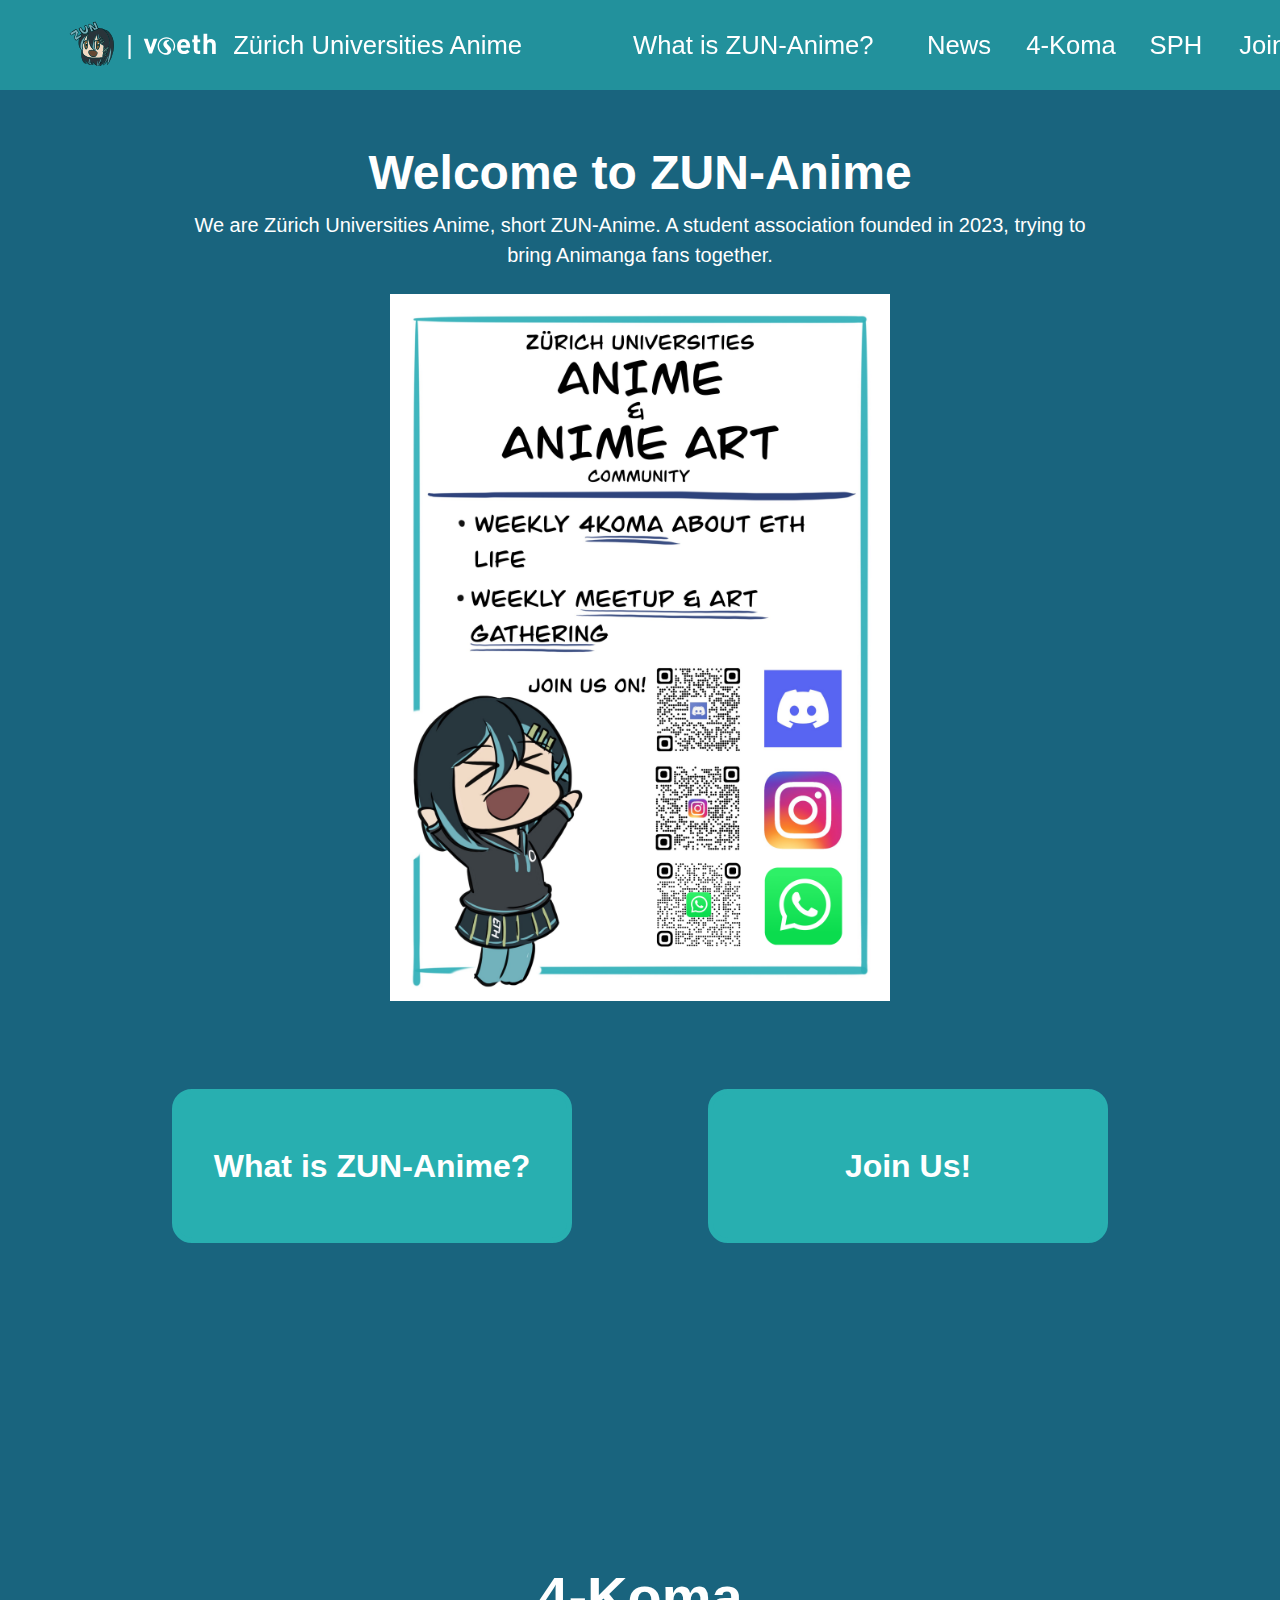
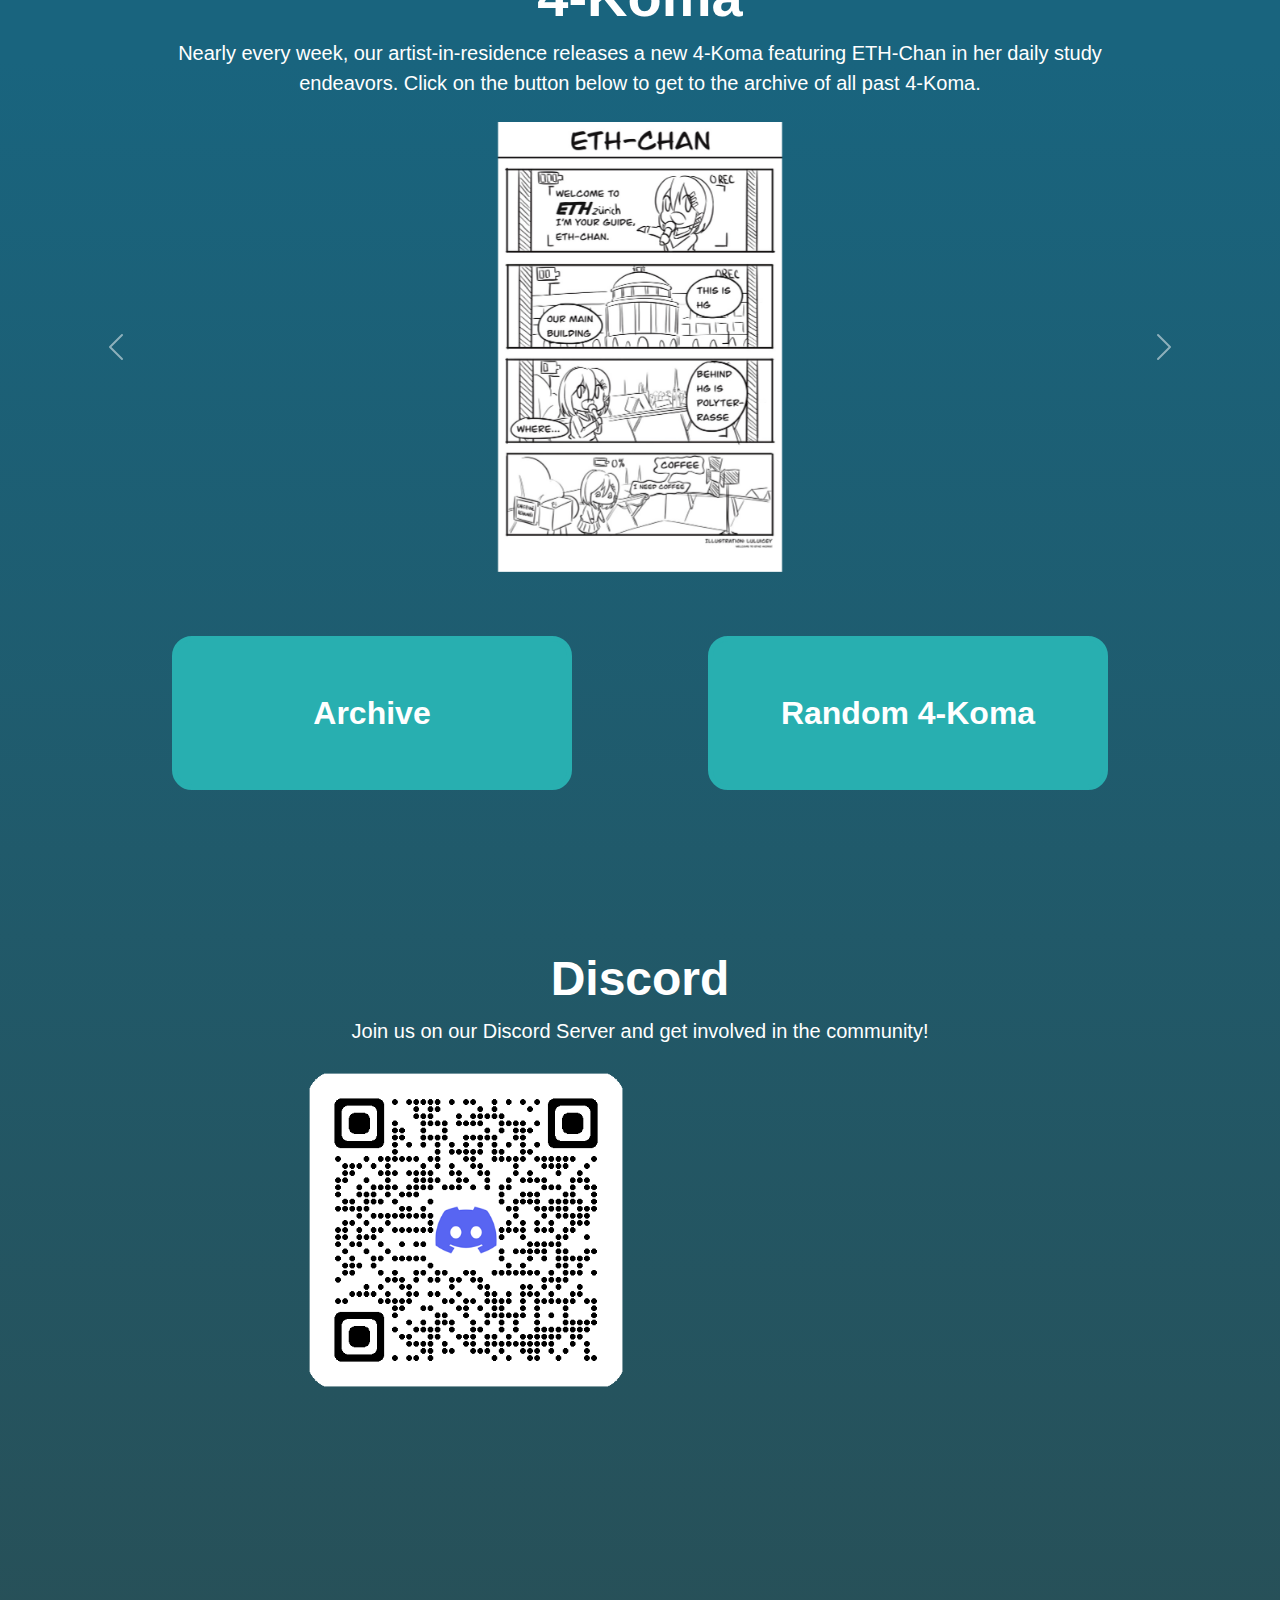
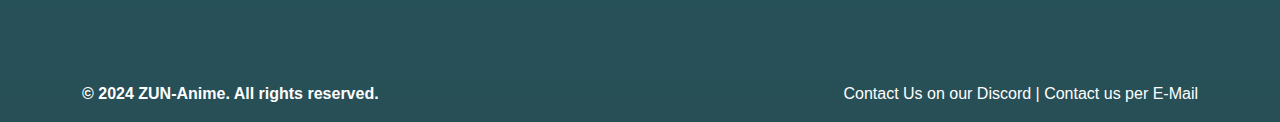
<file: index.html>
<!DOCTYPE html>
<html lang="en">
<head>
    <meta charset="UTF-8">
      <meta name="description" content="ZUN-Anime is the anime association recognised by VSETH for students at ETH Zurich and UZH, creating a space for anime, manga, and Japanese culture enthusiasts through events, screenings, and discussions.">
      <meta name="keywords" content="ZUN, ZUN-anime, ZUN Anime, ETH anime, Zürich anime, ETH Zurich anime club, UZH anime, University of Zurich anime, anime Zurich, anime club Zurich, Zürich university anime, Japanese culture Zurich, ETH Zürich anime screenings, anime fans ETH Zurich, ETH manga club, Zurich university Japanese culture, ZUN anime ETH, UZH Japanese culture, Zurich anime community, anime events ETH Zurich, ETH Zürich anime society">
      <meta name="author" content="ZUN Anime Association ETH Zurich">
      <meta name="viewport" content="width=device-width, initial-scale=0.4, maximum-scale=0.4, user-scalable=no">
    
      <meta property="og:url" content="https://zun-anime.ch/">
      <meta property="og:type" content="website">
      <meta property="og:title" content="ZUN-Anime - Zürich Universities Anime Association">
      <meta property="og:description" content="Join ZUN-Anime, the anime association at ETH and UZH, for events, art meetups, and anime discussions.">
      <meta property="og:image" content="https://zun-anime.ch/images/Zun_anime_logo.PNG">
    
      <meta name="twitter:card" content="summary_large_image">
      <meta property="twitter:domain" content="zun-anime.ch">
      <meta property="twitter:url" content="https://zun-anime.ch/">
      <meta name="twitter:title" content="ZUN-Anime - Zürich Universities Anime Association">
      <meta name="twitter:description" content="Join ZUN-Anime, the anime association at ETH and UZH, for events, art meetups, and anime discussions.">
      <meta name="twitter:image" content="https://zun-anime.ch/images/Zun_anime_logo.PNG">
    
      <title>ZUN-Anime | Zürich Universities Anime Association</title>
    <link href="https://cdn.jsdelivr.net/npm/bootstrap@5.3.2/dist/css/bootstrap.min.css" rel="stylesheet">
    <link href="css/styles.css" rel="stylesheet" />
    <link rel="icon" href="/favicon.ico" type="image/x-icon">
</head>
<body class="bg-body-gradient">
  <nav class="navbar navbar-expand-xl navbar-light bg-navbar-transparency fixed-top">
    <div class="container-fluid d-flex align-items-center justify-content-between">
      <a class="navbar-brand text-white fs-2 d-flex align-items-center" href="#">
        <img src="images/icon_1080x1080.svg" alt="ZUN-Anime" style="height:4rem;" class="me-2">
        |
        <img src="images/vseth_Logo_weiss.svg" alt="Second Image" style="height:4rem;" class="me-2">
        Zürich Universities Anime
    </a>
        <button class="navbar-toggler" type="button" data-bs-toggle="collapse" data-bs-target="#navbarNav" aria-controls="navbarNav" aria-expanded="false" aria-label="Toggle navigation">
            <span class="navbar-toggler-icon navbar-dark"></span>
        </button>
        <div class="collapse navbar-collapse justify-content-end" id="navbarNav">
          <ul class="navbar-nav">
              <li class="nav-item">
                  <a class="nav-link text-white fs-2" href="about-us.html">What is ZUN-Anime?</a>
              </li>
              <li class="nav-item">
                <a class="nav-link text-white fs-2" href="announcements.html">News</a>
              </li>
              <li class="nav-item">
                  <a class="nav-link text-white fs-2" href="4-koma.html">4-Koma</a>
              </li>
              <li class="nav-item">
                <a class="nav-link text-white fs-2" href="sph.html">SPH</a>
              </li>
              <li class="nav-item dropdown">
                <a class="nav-link dropdown-toggle text-white fs-2" href="#" role="button" data-bs-toggle="dropdown">Join Us!</a>
                <ul class="dropdown-menu dropdown-menu-end bg-dark">
                      <li><a class="dropdown-item text-white fs-2" href="join-us.html">Follow us on Social Media</a></li>
                      <li><a class="dropdown-item text-white fs-2" href="https://discord.gg/QHxAS48KPp">Join the Community on Discord!</a></li>
                      <li><a class="dropdown-item text-white fs-2" href="https://www.instagram.com/zun.anime/">Visit us on Instagram</a></li>
                </ul>
              </li>
          </ul>
        </div>
    </div>
  </nav>
  <div class="text-white custom-modal" id="scrollModal">
      <div class="my-4 text-center text-white fs-3">
        We are also a student project under the SPH. There we hold weekly art meet-ups and art lessons <br>
        Click here to find out more:
      </div>
      <a class="navbar-brand text-white fs-3" href="https://sph.ethz.ch/">Student Project House</a>
      <a class="px-4 navbar-brand fs-3" href="sph.html">ZUN-Anime at the SPH</a>
      <button class="modal-button" onclick="hideModal()"><img src="images/Zun_anime_logo.PNG" alt="Modal Image" class="modal-image" id="modalImage"></button>
    </div>
<main class="text-white">
  <div class="container-text pt-5">
    <div class="px-4 py-5 my-5 text-center">
      <h1 class="display-5 fw-bold">Welcome to ZUN-Anime</h1>
      <div class="col-lg-9 mx-auto">
        <p class="lead mb-4">We are Zürich Universities Anime, short ZUN-Anime. A student association founded in 2023, trying to bring Animanga fans together.</p>
        <img class="d-block mx-auto mb-4" src="images/ZUN-Anime.png" alt="" width="500rem">
      </div>
      <div class="d-grid gap-2 d-sm-flex justify-content-sm-center mb-5">
        <a class="btn btn-mainpage btn-lg px-4 gap-3 text-white align-middle" style="text-decoration: none; color: white; display: block;" href="about-us.html">What is ZUN-Anime?</a> 
        <a class="btn btn-mainpage btn-lg px-4 text-white align-middle" style="text-decoration: none; color: white; display: block; " href="join-us.html">Join Us!</a> 
      </div>
    </div>
  </div>
    <div class="b-example-divider"></div>
  <div class="container-text">
    <div class="px-4 pt-5 my-5 text-center">
      <h1 class="display-4 fw-bold">4-Koma</h1>
      <div class="col-lg-9 mx-auto">
        <p class="lead mb-4">Nearly every week, our artist-in-residence releases a new 4-Koma featuring ETH-Chan in her daily study endeavors. Click on the button below to get to the archive of all past 4-Koma.</p>
      </div>
      <div class="overflow-hidden text-center" style="max-width: 200rem">
        <div id="koma-carousel" class="carousel slide" data-bs-ride="carousel">
          <div class="carousel-inner">
            <div class="carousel-item active">
                <img src="images/4Koma/4-koma1.jpeg" alt="4-Koma #1" class="d-block w-100 img-fluid" style="object-fit: contain; height: 50vh;">
            </div>
            <div class="carousel-item">
                <img src="images/4Koma/4-koma2.jpeg" alt="4-Koma #2" class="d-block w-100 img-fluid" style="object-fit: contain; height: 50vh;">
            </div>
            <div class="carousel-item">
                <img src="images/4Koma/4-koma3.jpeg" alt="4-Koma #3" class="d-block w-100 img-fluid" style="object-fit: contain; height: 50vh;">
            </div>
          </div>
            <button class="carousel-control-prev" type="button" data-bs-target="#koma-carousel" data-bs-slide="prev">
                <span class="carousel-control-prev-icon" aria-hidden="true"></span>
                <span class="visually-hidden">Previous</span>
            </button>
            <button class="carousel-control-next" type="button" data-bs-target="#koma-carousel" data-bs-slide="next">
                <span class="carousel-control-next-icon" aria-hidden="true"></span>
                <span class="visually-hidden">Next</span>
            </button>
        </div>
      </div>
      <div class="d-grid gap-2 d-sm-flex justify-content-sm-center mb-5">
        <a class="btn btn-mainpage btn-lg px-4 gap-3 text-white align-middle" style="text-decoration: none; color: white; display: block;" href="4-koma.html">Archive</a>
        <a class="btn btn-mainpage btn-lg px-4 text-white align-middle" style="text-decoration: none; color: white; display: block;" href="random-4-koma.html">Random 4-Koma</a> 
      </div>  
    </div>  
  <div class="px-4 py-5 my-5 text-center">
    <h1 class="display-5 fw-bold">Discord</h1>
    <div class="col-lg-9 mx-auto">
      <p class="lead mb-4">Join us on our Discord Server and get involved in the community!</p>
      <div class="d-grid gap-5 d-sm-flex justify-content-sm-center widget ">
          <a href="https://discord.gg/QHxAS48KPp">
              <img src="images/qr_discord.png" style="object-fit: contain;">
          </a>

          <iframe src="https://discord.com/widget?id=1027258308903571526&theme=dark" width="350" height="500" allowtransparency="true" frameborder="0" sandbox="allow-popups allow-popups-to-escape-sandbox allow-same-origin allow-scripts"></iframe>
      </div>
  </div>
  </main>
  <footer class="text-white">
    <div class="container">
      <div class="row">
          <div class="col-lg-6">
              <p>&copy; 2024 ZUN-Anime. All rights reserved.</p>
          </div>
          <div class="col-lg-6">
              <ul class="list-unstyled d-flex justify-content-end mb-0">
                  <li><a class="text-white text-decoration-none" href="https://discord.gg/QHxAS48KPp">Contact Us on our Discord </a></li>
                  &nbsp;|&nbsp;
                  <li><a class = "text-white text-decoration-none" href="mailto:zun.animes@gmail.com"> Contact us per E-Mail</a></li>
              </ul>
          </div>
      </div>
    </div>
  </footer>
<script src="https://code.jquery.com/jquery-3.6.0.min.js"></script>
<script src="https://cdn.jsdelivr.net/npm/bootstrap@5.3.2/dist/js/bootstrap.bundle.min.js"></script>
<script>
  document.addEventListener('DOMContentLoaded', function () {
    // Show modal on scroll
    window.addEventListener('scroll', function () {
      // Adjust the threshold as needed
      if (window.scrollY > 500) {
        showModal();
        // Remove the event listener after showing the modal (optional)
        window.removeEventListener('scroll', arguments.callee);
      }
    });
  
    // Hide modal after scrolling for a while
    let hideTimeout;
    window.addEventListener('scroll', function () {
      clearTimeout(hideTimeout);
      hideTimeout = setTimeout(function () {
        hideModal();
      }, 3000); // Adjust the timeout as needed (in milliseconds)
    });
  });
  
  function showModal() {
    const modal = document.getElementById('scrollModal');
    const modalImage = document.getElementById('modalImage');
  
    modal.style.display = 'block';
  
    // Trigger animation for the modal
    setTimeout(function () {
      modal.style.opacity = '1';
      modal.style.transform = 'translateY(0)';
    }, 50);
  
    // Trigger animation for the image
    setTimeout(function () {
      modalImage.classList.add('show');
    }, 100);
  }
  
  function hideModal() {
    const modal = document.getElementById('scrollModal');
    const modalImage = document.getElementById('modalImage');
  
    // Reset the animation for the modal
    modal.style.opacity = '0';
    modal.style.transform = 'translateY(20px)';
  
    // Reset the animation for the image
    modalImage.classList.remove('show');
  
    setTimeout(function () {
      modal.style.display = 'none';
    }, 500); // Adjust the timeout to match the transition duration
  }
</script>
</body>
</html>
</file>
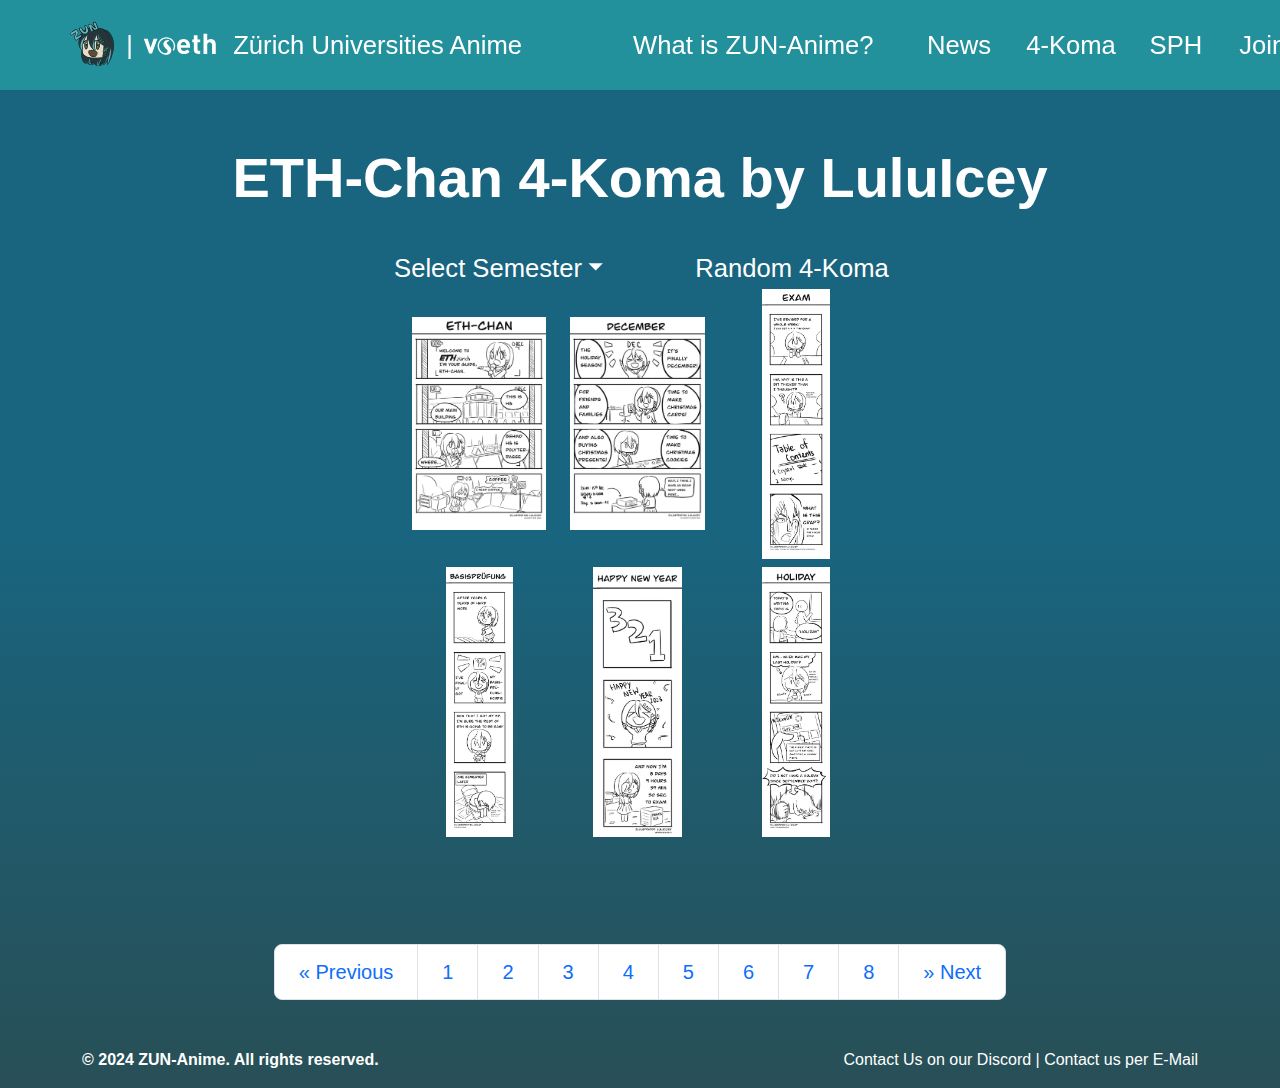
<file: 4-koma.html>
<!DOCTYPE html>
<html lang="en">
<head>
    <!-- Latest compiled and minified CSS -->
    <link href="https://cdn.jsdelivr.net/npm/bootstrap@5.3.2/dist/css/bootstrap.min.css" rel="stylesheet">
    <meta name="viewport" content="width=device-width, initial-scale=0.4, maximum-scale=0.4, user-scalable=no">
    <!-- Latest compiled JavaScript -->

    
    
    <meta charset="utf-8">
    <title></title>
    <link href="css/styles.css" rel="stylesheet" />
</head>
<body class="bg-body-gradient">
    <nav class="navbar navbar-expand-xl navbar-light bg-navbar-transparency fixed-top">
        <div class="container-fluid d-flex align-items-center justify-content-between">
            <a class="navbar-brand text-white fs-2 d-flex align-items-center" href="index.html">
                <img src="images/icon_1080x1080.svg" alt="ZUN-Anime" style="height:4rem;" class="me-2">
                |
                <img src="images/vseth_Logo_weiss.svg" alt="Second Image" style="height:4rem;" class="me-2">
                Zürich Universities Anime
              </a>
            <button class="navbar-toggler" type="button" data-bs-toggle="collapse" data-bs-target="#navbarNav" aria-controls="navbarNav" aria-expanded="false" aria-label="Toggle navigation">
                <span class="navbar-toggler-icon navbar-dark"></span>
            </button>
            <div class="collapse navbar-collapse justify-content-end" id="navbarNav">
              <ul class="navbar-nav">
                  <li class="nav-item">
                      <a class="nav-link text-white fs-2" href="about-us.html">What is ZUN-Anime?</a>
                  </li>
                  <li class="nav-item">
                    <a class="nav-link text-white fs-2" href="announcements.html">News</a>
                  </li>
                  <li class="nav-item">
                      <a class="nav-link text-white fs-2" href="4-koma.html">4-Koma</a>
                  </li>
                  <li class="nav-item">
                    <a class="nav-link text-white fs-2" href="sph.html">SPH</a>
                  </li>
                  <li class="nav-item dropdown">
                    <a class="nav-link dropdown-toggle text-white fs-2" href="#" role="button" data-bs-toggle="dropdown">Join Us!</a>
                    <ul class="dropdown-menu dropdown-menu-end bg-dark">
                          <li><a class="dropdown-item text-white fs-2" href="join-us.html">Follow us on Social Media</a></li>
                          <li><a class="dropdown-item text-white fs-2" href="https://discord.gg/QHxAS48KPp">Join the Community on Discord!</a></li>
                          <li><a class="dropdown-item text-white fs-2" href="https://www.instagram.com/zun.anime/">Visit us on Instagram</a></li>
                    </ul>
                  </li>
              </ul>
            </div>
        </div>
      </nav>


    <main class="text-white">
        <div class="px-4 pt-5 my-5 text-center">
            <h1 class="display-4 pt-5 fw-bold">ETH-Chan 4-Koma by LuluIcey</h1>
            <div class="col-lg-6 mx-auto">
                <p class="lead mb-4"></p>
                <div class="d-grid gap-2 d-sm-flex justify-content-sm-center">
                    <a id="selectSemesterBtn1" class="btn btn-lg dropdown-toggle text-white fs-2" href="#" role="button" data-bs-toggle="dropdown">Select Semester</a>
                    <ul id="dropdownMenu1" class="dropdown-menu dropdown-menu-end bg-dark">
                                <li><a  class="dropdown-item text-white fs-2" href="javascript:getYear('All');" > All</a></li>
                                <li><a  class="dropdown-item text-white fs-2" href="javascript:getYear('HS22');" > HS22</a></li>
                                <li><a  class="dropdown-item text-white fs-2" href="javascript:getYear('FS23');" > FS23</a></li>
                                <li><a class="dropdown-item text-white fs-2"  href="javascript:getYear('HS23');" > HS23</a></li>
                                <li><a class="dropdown-item text-white fs-2"  href="javascript:getYear('FS24');" > FS24</a></li>
                                <li><a class="dropdown-item text-white fs-2"  href="javascript:getYear('Special');" > Special</a></li>
                        </ul>
                    <a class="btn btn-lg text-white fs-2" style="text-decoration: none; color: white; display: block;" href="random-4-koma.html">Random 4-Koma</a> 
                  
                </div>  
              </div>
            <div class="image-container">
                <div class="row">
                    <div class="column">
                        <div class="thumbnail-container">
                            <div class="thumbnail">
                                <img id="image1" style="object-fit: contain; height: 30vh;">
                            </div>
                        </div>
                        <div class="thumbnail-container">
                            <div class="thumbnail">
                                <img id="image4" style="object-fit: contain; height: 30vh;">
                            </div>
                        </div>
                    </div>
                    <div class="column">
                        <div class="thumbnail-container">
                            <div class="thumbnail">
                                <img id="image2" style="object-fit: contain; height: 30vh;">
                            </div>
                        </div>
                        <div class="thumbnail-container">
                            <div class="thumbnail">
                                <img id="image5" style="object-fit: contain; height: 30vh;">
                            </div>
                        </div>
                    </div>
                    <div class="column">
                        <div class="thumbnail-container">
                            <div class="thumbnail">
                                <img id="image3" style="object-fit: contain; height: 30vh;">
                            </div>
                        </div>
                        <div class="thumbnail-container">
                            <div class="thumbnail">
                                <img id="image6" style="object-fit: contain; height: 30vh;">
                            </div>
                        </div>
                    </div>
                </div>
            
            </div>
            <div class="modal">
                <span class="close">&times;</span>
                <img class="modal-content" id="enlarged-image">
            </div>

            <nav aria-label="Page navigation">
            <ul class="pagination pagination-lg justify-content-center pt-5">
                <li class="page-item">
                <a class="page-link" href="javascript:switchPage(page-1);" aria-label="Previous">
                    <span aria-hidden="true">&laquo;</span> 
                    <span class="sr-only">Previous</span>
                </a>
                </li>
                <li class="page-item"><a class="page-link" href="javascript:switchPage(1);">1</a></li>
                <li class="page-item"><a class="page-link" href="javascript:switchPage(2);">2</a></li>
                <li class="page-item"><a class="page-link" href="javascript:switchPage(3);">3</a></li>
                <li class="page-item"><a class="page-link" href="javascript:switchPage(4);">4</a></li>
                <li class="page-item"><a class="page-link" href="javascript:switchPage(5);">5</a></li>
                <li class="page-item"><a class="page-link" href="javascript:switchPage(6);">6</a></li>
                <li class="page-item"><a class="page-link" href="javascript:switchPage(7);">7</a></li>
                <li class="page-item"><a class="page-link" href="javascript:switchPage(8);">8</a></li>
                <li class="page-item">
                <a class="page-link" href="javascript:switchPage(page+1);" aria-label="Next">
                    <span aria-hidden="true">&raquo;</span>
                    <span class="sr-only">Next</span>
                </a>
                </li>
            </ul>
            </nav>
        </div>
    <div class="b-example-divider"></div>
    </main>
    <footer class="text-white">
        <div class="container">
          <div class="row">
              <div class="col-lg-6">
                  <p>&copy; 2024 ZUN-Anime. All rights reserved.</p>
              </div>
              <div class="col-lg-6">
              <ul class="list-unstyled d-flex justify-content-end mb-0">
                  <li><a class="text-white text-decoration-none" href="https://discord.gg/QHxAS48KPp">Contact Us on our Discord </a></li>
                  &nbsp;|&nbsp;
                  <li><a class = "text-white text-decoration-none" href="mailto:zun.animes@gmail.com"> Contact us per E-Mail</a></li>
              </ul>
          </div>
          </div>
      </div>
      </footer>



    <script>

        var page = 1;
        var startImage;
        var start_image = 0;
        var end_image = 0;
        function getPage(page, start_image, end_image)
        {
            if(start_image == 0) 
                startImage = 6*page-5;
            else
                startImage = start_image; //really ugly but too tired to change var_names


            function setImageSrc(element, src) {

                element.src = src;

                element.onerror = function () {
                    this.src = 'images/default.jpg';
                    this.onerror = null;
                };
            }
            // Set the source of the image using the starting number -> will probably simplify it down the line
            if(start_image == 'Special')
            {
                startImage = 1;
                setImageSrc(document.getElementById('image1'), 'images/4Koma/4-komaSpecial' + startImage + '.jpeg');
                setImageSrc(document.getElementById('image2'), 'images/4Koma/4-komaSpecial' + (startImage + 1) + '.jpeg');
                setImageSrc(document.getElementById('image3'), 'images/4Koma/4-komaSpecial' + (startImage + 2) + '.jpeg');
                setImageSrc(document.getElementById('image4'), 'images/4Koma/4-komaSpecial' + (startImage + 3) + '.jpeg');
                setImageSrc(document.getElementById('image5'), 'images/4Koma/4-komaSpecial' + (startImage + 4) + '.jpeg');
                setImageSrc(document.getElementById('image6'), 'images/4Koma/4-komaSpecial' + (startImage + 5) + '.jpeg');
            }
            
            
            else if(startImage <= end_image && start_image != 0)
            {
                var currentImage = 1
                for(var i = startImage; i <= startImage+5; i++)
                {
                    console.log(i);
                    if(i <= end_image)
                    {
                        setImageSrc(document.getElementById('image'+ currentImage), 'images/4Koma/4-koma' + i + '.jpeg');
                    }
                    else
                        setImageSrc(document.getElementById('image'+ currentImage), 'images/4Koma/4-koma' + 0 + '.jpeg');
                    currentImage++;
                }
                startImage += 6;
            }
            else if(start_image == 0)
            {
                setImageSrc(document.getElementById('image1'), 'images/4Koma/4-koma' + startImage + '.jpeg');
                setImageSrc(document.getElementById('image2'), 'images/4Koma/4-koma' + (startImage + 1) + '.jpeg');
                setImageSrc(document.getElementById('image3'), 'images/4Koma/4-koma' + (startImage + 2) + '.jpeg');
                setImageSrc(document.getElementById('image4'), 'images/4Koma/4-koma' + (startImage + 3) + '.jpeg');
                setImageSrc(document.getElementById('image5'), 'images/4Koma/4-koma' + (startImage + 4) + '.jpeg');
                setImageSrc(document.getElementById('image6'), 'images/4Koma/4-koma' + (startImage + 5) + '.jpeg');
            }


        }
        getPage(page, start_image, end_image);

        function getYear(semester)
        {
            switch(semester)
            {

                case 'All':
                    start_image = 0;
                    end_image = 0;
                    break;
                
                case 'FS24':
                    start_image = 70; //temp
                    end_image = 80; //temp
                    break; 

                case 'HS23':
                    start_image = 35;
                    end_image = 43; //newest 4-koma atm
                    break;
                
                case 'FS23':
                    start_image = 13;
                    end_image = 34;
                    break;

                case 'HS22':
                    start_image = 1;
                    end_image = 12;
                    break;

                case 'Special':
                    start_image = 'Special'
                    end_image = 99;
                    break;
            }

            getPage(1, start_image, end_image);


        }

        function switchPage(p){
            
            page = p;
            if(page < 1)
                page = 1;
            if(page > 8)
                page = 8;
            p = page
            if(end_image == 0)
            getPage(p, 0, 0)
            else
            {
                startImage = start_image + (p*6-5)
                getPage(1, startImage, end_image);
            }

        }
        document.addEventListener('DOMContentLoaded', function () {
            const dropdownItems = document.querySelectorAll('.dropdown-item');
        
            dropdownItems.forEach(function (item) {
                item.addEventListener('click', function () {
                    const selectedOption = this.textContent.trim();
                    const dropdownMenuId = this.closest('.dropdown-menu').id;
                    const selectSemesterBtnId = dropdownMenuId.replace('dropdownMenu', 'selectSemesterBtn');
                    const selectSemesterBtn = document.getElementById(selectSemesterBtnId);
                    selectSemesterBtn.textContent = selectedOption;
                });
            });
        });

        document.addEventListener("DOMContentLoaded", function () {
            const thumbnails = document.querySelectorAll('.thumbnail');
            const modal = document.querySelector('.modal');
            const modalImage = document.querySelector('#enlarged-image');
            const closeModal = document.querySelector('.close');
            
            thumbnails.forEach(thumbnail => {
                thumbnail.addEventListener('click', () => {
                    const imageSrc = thumbnail.querySelector('img').src;
                    modalImage.src = imageSrc;
                    modal.style.display = 'block';
                });
            });
            
            closeModal.addEventListener('click', () => {
                modal.style.display = 'none';
            });
            
            window.addEventListener('click', (event) => {
                if (event.target === modal) {
                    modal.style.display = 'none';
                }
            });
        });

        document.addEventListener("DOMContentLoaded", function () {
            const thumbnails = document.querySelectorAll('.thumbnail');
            const modal = document.querySelector('.modal');
            const modalImage = document.querySelector('#enlarged-image');
            const closeModal = document.querySelector('.close');
          
            thumbnails.forEach(thumbnail => {
              thumbnail.addEventListener('click', () => {
                const imageSrc = thumbnail.querySelector('img').src;
                modalImage.src = imageSrc;
                modal.style.display = 'block';
              });
            });
          
            closeModal.addEventListener('click', () => {
              resetZoom(); // Call the resetZoom function when closing the modal
              modal.style.display = 'none';
            });
          
            window.addEventListener('click', (event) => {
              if (event.target === modal || event.target === modalImage) {
                resetZoom(); // Call the resetZoom function when clicking outside the image
                modal.style.display = 'none';
              }
            });
          
            modalImage.addEventListener('wheel', (event) => {
              event.preventDefault();
              const scaleDelta = 0.5;
              const scaleFactor = event.deltaY > 0 ? 1 - scaleDelta : 1 + scaleDelta;
              
              // Calculate the cursor position relative to the modal image
              const boundingRect = modalImage.getBoundingClientRect();
              const cursorY = event.clientY - boundingRect.top;
              
              // Calculate the scale change based on the cursor position
              const scaleChange = 1 + (scaleFactor - 1) * cursorY / modalImage.clientHeight;
          
              // Adjust the transformation origin based on the cursor position
              modalImage.style.transformOrigin = `50% ${cursorY}px`;
              
              modalImage.style.transform = `scale(${scaleChange})`;
            });
          
            function resetZoom() {
              modalImage.style.transform = 'scale(1)'; // Reset the scale when closing or clicking outside the modal
            }
          });
    </script>
<script src="https://code.jquery.com/jquery-3.6.0.min.js"></script>
<script src="https://cdn.jsdelivr.net/npm/bootstrap@5.3.2/dist/js/bootstrap.bundle.min.js"></script>
</body>
</html>
</file>
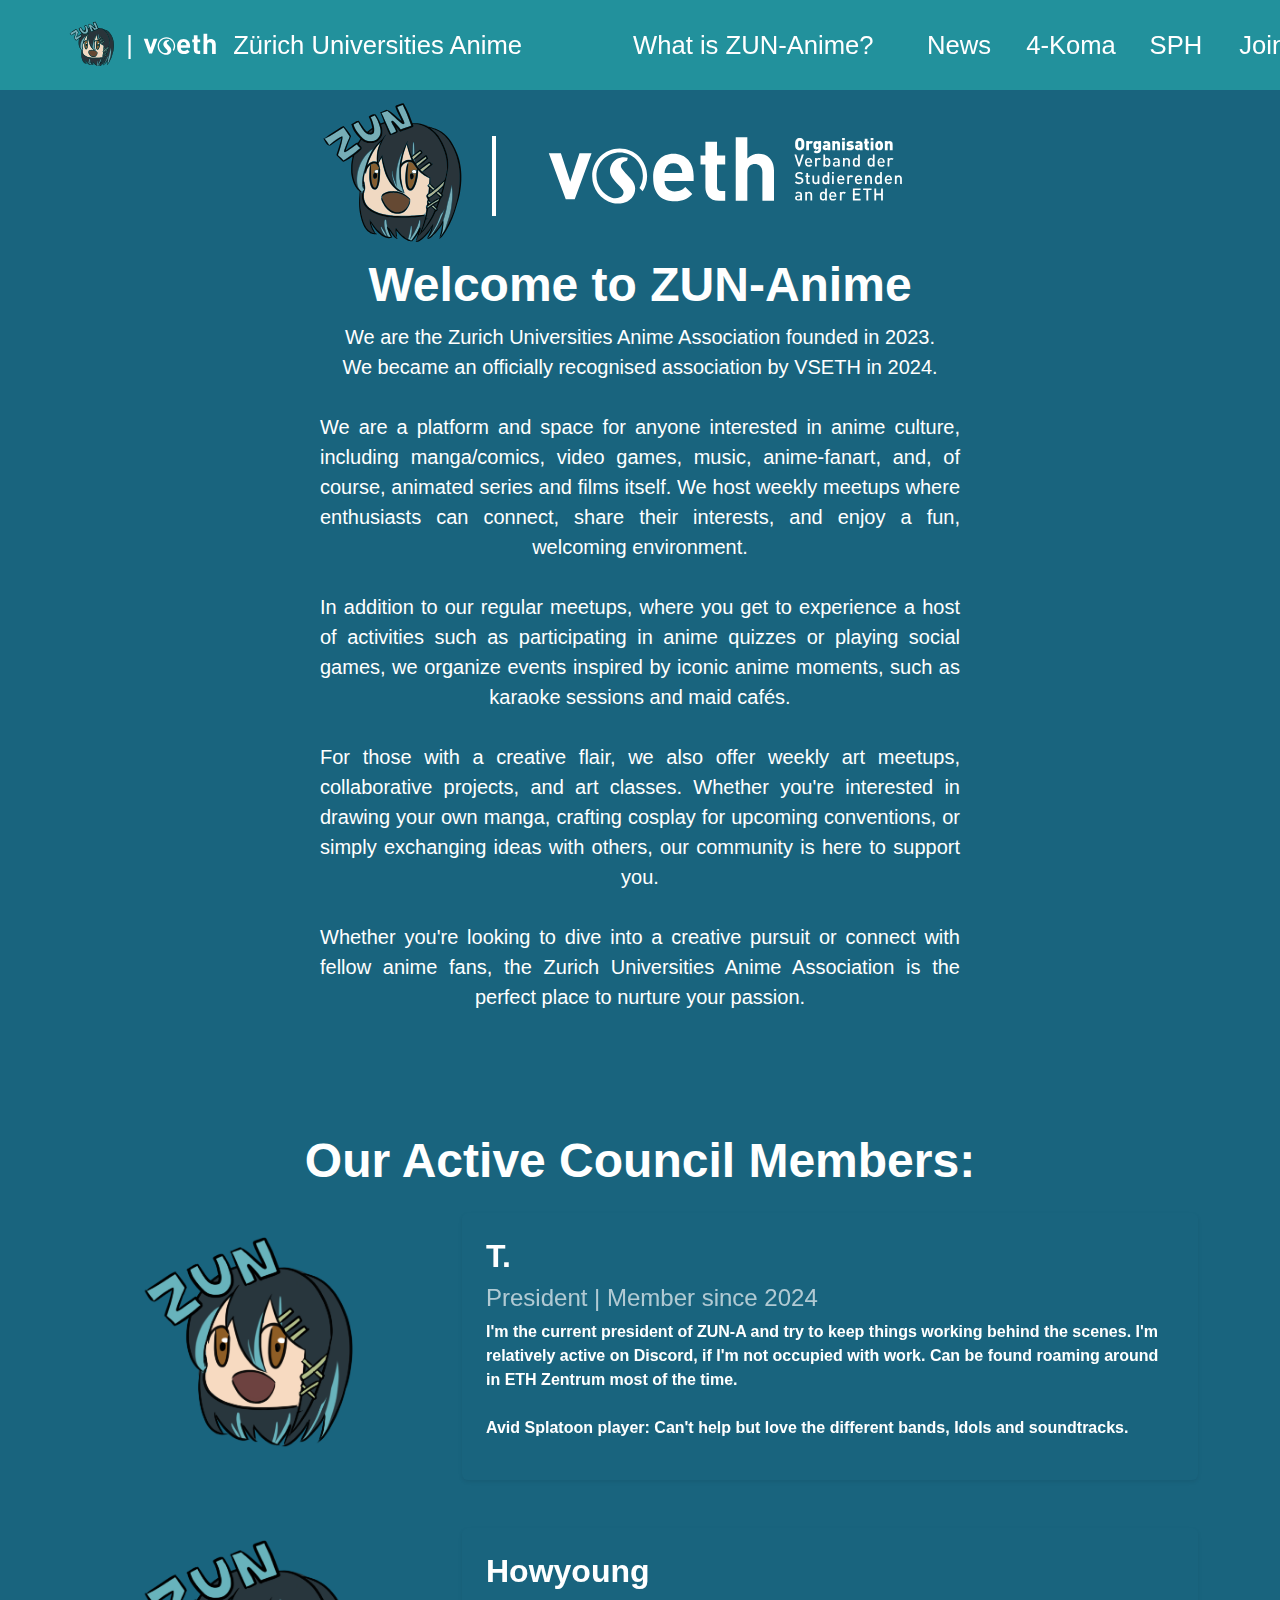
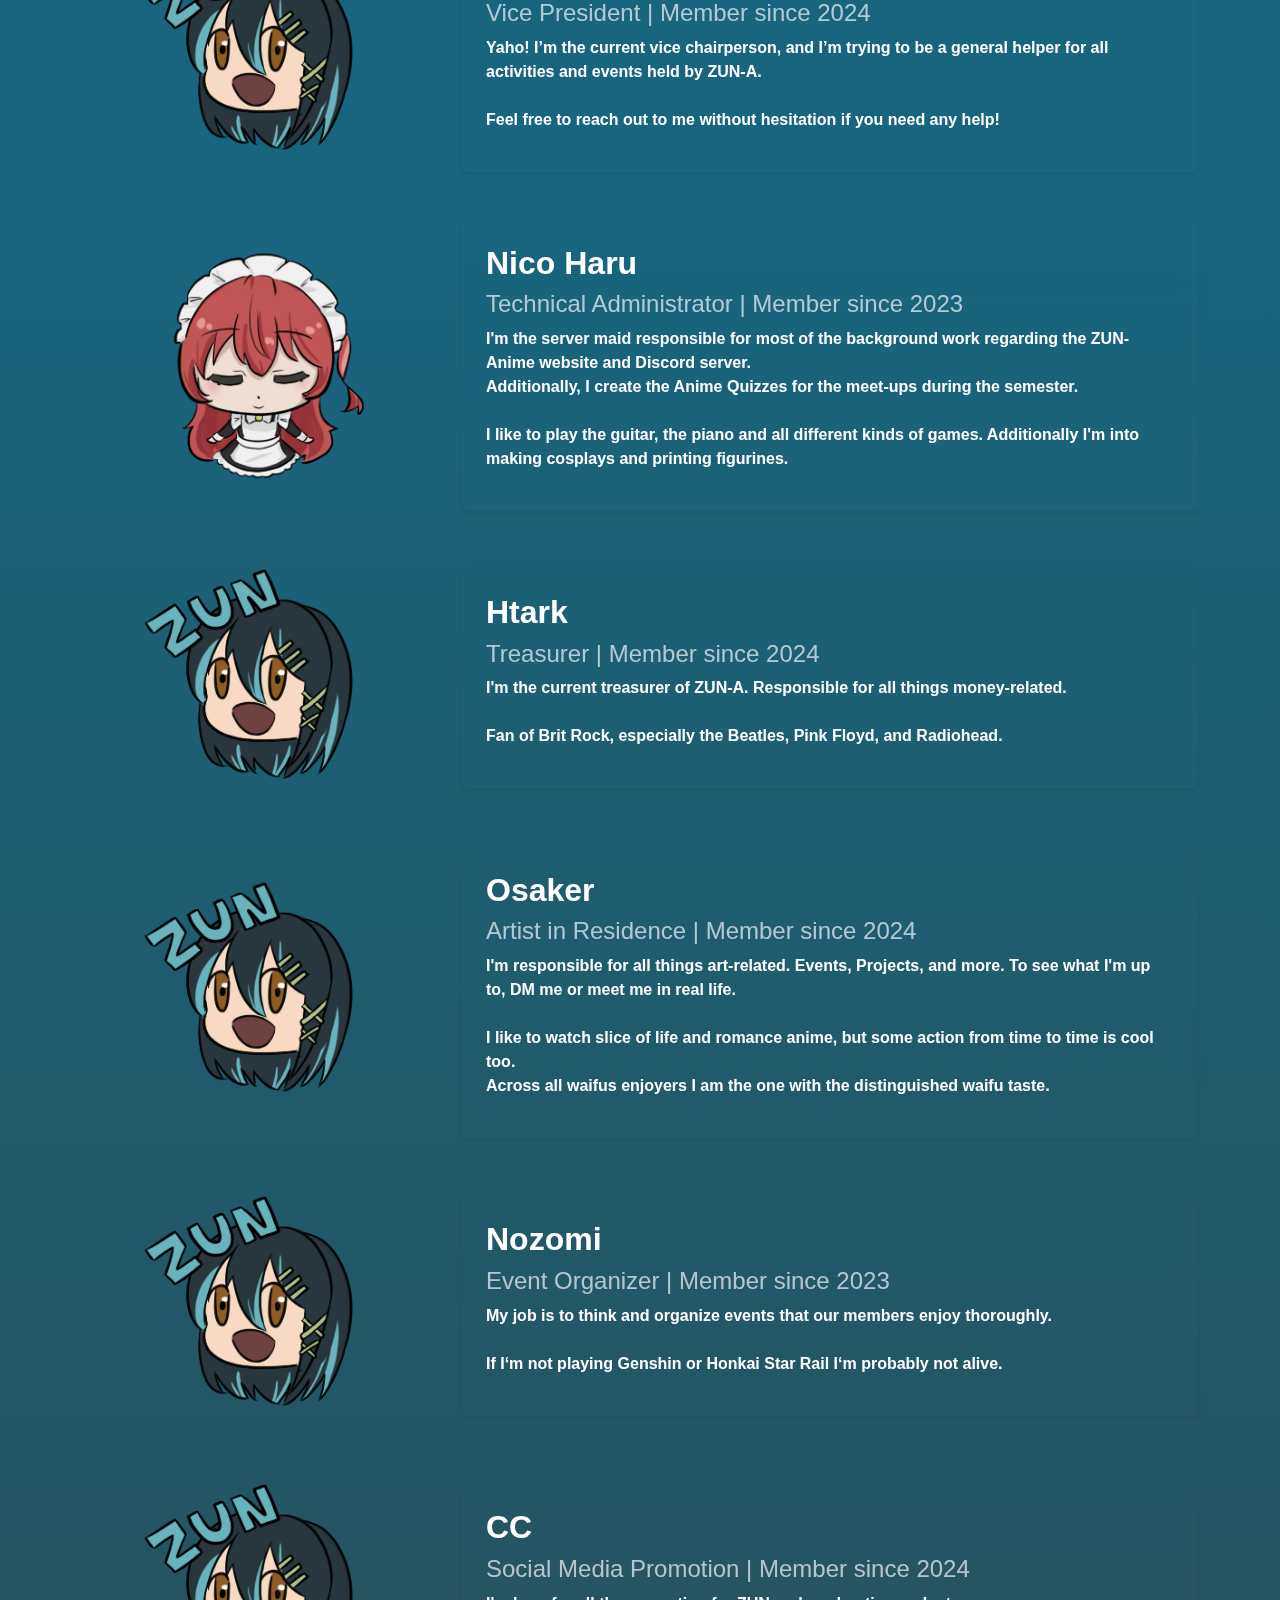
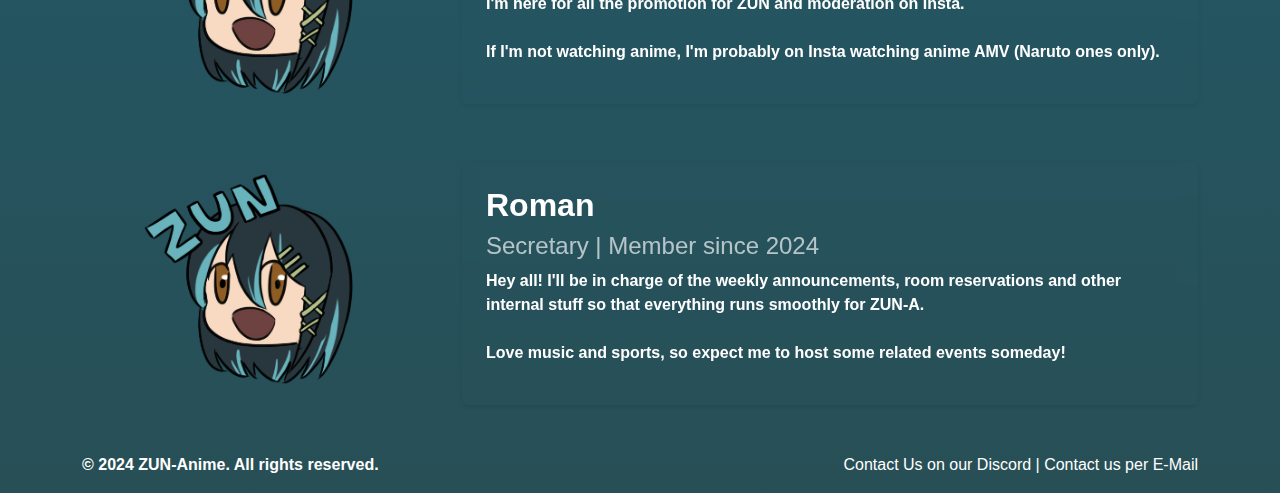
<file: about-us.html>
<!DOCTYPE html>
<html lang="en">
<head>
    <!-- Latest compiled and minified CSS -->
    <link href="https://cdn.jsdelivr.net/npm/bootstrap@5.3.2/dist/css/bootstrap.min.css" rel="stylesheet">
    <meta name="viewport" content="width=device-width, initial-scale=0.4, maximum-scale=0.4, user-scalable=no">
    <!-- Latest compiled JavaScript -->
    <meta name="description" content="Learn more about ZUN-Anime, the anime club at ETH Zurich and UZH, bringing together anime, manga, and Japanese culture fans in Zurich through various events and activities.">
    <meta name="keywords" content="ZUN-Anime, about ZUN, ETH anime club, UZH anime club, Zürich anime community, anime fan club Zurich, anime screenings ETH Zurich, manga club Zurich, Japanese culture Zurich, student anime club Zurich, ZUN Anime ETH Zurich, UZH manga fans, ETH Zurich anime group, Zurich anime society, anime association Zurich">
    <meta name="author" content="ZUN Anime Association ETH Zurich">


    
    
    <meta charset="utf-8">
    <title></title>
    <link href="css/styles.css" rel="stylesheet" />
</head>
<body class="bg-body-gradient">
  <nav class="navbar navbar-expand-xl navbar-light bg-navbar-transparency fixed-top">
    <div class="container-fluid d-flex align-items-center justify-content-between">
        <a class="navbar-brand text-white fs-2 d-flex align-items-center" href="index.html">
            <img src="images/icon_1080x1080.svg" alt="ZUN-Anime" style="height:4rem;" class="me-2">
            |
            <img src="images/vseth_Logo_weiss.svg" alt="Second Image" style="height:4rem;" class="me-2">
            Zürich Universities Anime
        </a>
        <button class="navbar-toggler" type="button" data-bs-toggle="collapse" data-bs-target="#navbarNav" aria-controls="navbarNav" aria-expanded="false" aria-label="Toggle navigation">
            <span class="navbar-toggler-icon navbar-dark"></span>
        </button>
        <div class="collapse navbar-collapse justify-content-end" id="navbarNav">
          <ul class="navbar-nav">
              <li class="nav-item">
                  <a class="nav-link text-white fs-2" href="about-us.html">What is ZUN-Anime?</a>
              </li>
              <li class="nav-item">
                <a class="nav-link text-white fs-2" href="announcements.html">News</a>
              </li>
              <li class="nav-item">
                  <a class="nav-link text-white fs-2" href="4-koma.html">4-Koma</a>
              </li>
              <li class="nav-item">
                <a class="nav-link text-white fs-2" href="sph.html">SPH</a>
              </li>
              <li class="nav-item dropdown">
                <a class="nav-link dropdown-toggle text-white fs-2" href="#" role="button" data-bs-toggle="dropdown">Join Us!</a>
                <ul class="dropdown-menu dropdown-menu-end bg-dark">
                      <li><a class="dropdown-item text-white fs-2" href="join-us.html">Follow us on Social Media</a></li>
                      <li><a class="dropdown-item text-white fs-2" href="https://discord.gg/QHxAS48KPp">Join the Community on Discord!</a></li>
                      <li><a class="dropdown-item text-white fs-2" href="https://www.instagram.com/zun.anime/">Visit us on Instagram</a></li>
                </ul>
              </li>
          </ul>
        </div>
    </div>
  </nav>

  <main class="text-white">
    <div class="px-4 py-5 my-5 text-center">
        <a>
            <img src="images/icon_1080x1080.svg" alt="ZUN-Anime" style="height:10rem;" class="me-2">
            <span style="display: inline-block;; height:5rem; border-left: 0.3rem solid white; vertical-align: middle; font-weight: 10;"></span>
            <img src="images/vseth_Logo_bylines_organisation-white.svg" alt="VSETH" style="height:10rem;" class="me-2">
        </a>
        <h1 class="display-5 fw-bold">Welcome to ZUN-Anime</h1>
        <div class="col-lg-9 mx-auto">
            <p class="lead mb-4 blocksatz">        
                We are the Zurich Universities Anime Association founded in 2023. <br>
                We became an officially recognised association by VSETH in 2024.
                <br><br>
                We are a platform and space for anyone interested in anime culture, including manga/comics, video games, music, anime-fanart, and, of course, animated series and films itself.
                We host weekly meetups where enthusiasts can connect, share their interests, and enjoy a fun, welcoming environment. 
                <br><br>
                In addition to our regular meetups, where you get to experience a host of activities such as participating in anime quizzes or playing social games,
                we organize events inspired by iconic anime moments, such as karaoke sessions and maid cafés. 
                <br><br>
                For those with a creative flair, we also offer weekly art meetups, collaborative projects, and art classes.
                Whether you're interested in drawing your own manga, crafting cosplay for upcoming conventions, or simply exchanging ideas with others, our community is here to support you. 
                <br><br>
                Whether you're looking to dive into a creative pursuit or connect with fellow anime fans,
                the Zurich Universities Anime Association is the perfect place to nurture your passion.
            </p>
        </div>
    </div>

    <!-- Active Council Members Section -->
    <div class="container mt-5"> 
        <h1 class="display-5 fw-bold text-center mb-4">Our Active Council Members:</h1>

        <!-- T. -->
        <div class="row align-items-center mb-5">
            <div class="col-md-4 text-center text-md-left mb-4 mb-md-0">
                <img src="images/Zun_anime_logo.PNG" alt="logo" class="img-fluid" style="max-width: 15rem;">
            </div>
            <div class="col-md-8">
                <div class="bg-transparent p-4 rounded shadow-sm" style="background-color: rgba(255, 255, 255, 0.2); backdrop-filter: blur(6px);">
                    <h2 class="fw-bold">T.</h2>
                    <h4 class="text-off-white">President | Member since 2024</h4>
                    <p class="text-justify">
                        I'm the current president of ZUN-A and try to keep things working behind the scenes.
                        I'm relatively active on Discord, if I'm not occupied with work. Can be found roaming around in ETH Zentrum most of the time.
                        <br><br>
                        Avid Splatoon player: Can't help but love the different bands, Idols and soundtracks.
                    </p>
                </div>
            </div>
        </div>

        <!-- Howyoung -->
        <div class="row align-items-center mb-5">
            <div class="col-md-4 text-center text-md-left mb-4 mb-md-0">
                <img src="images/Zun_anime_logo.PNG" alt="logo" class="img-fluid" style="max-width: 15rem;">
            </div>
            <div class="col-md-8">
                <div class="bg-transparent p-4 rounded shadow-sm" style="background-color: rgba(255, 255, 255, 0.2); backdrop-filter: blur(6px);">
                    <h2 class="fw-bold">Howyoung</h2>
                    <h4 class="text-off-white">Vice President | Member since 2024</h4>
                    <p class="text-justify">
                        Yaho! I’m the current vice chairperson, and I’m trying to be a general helper for all activities and events held by ZUN-A. 
                        <br><br>
                        Feel free to reach out to me without hesitation if you need any help!
                    </p>
                </div>
            </div>
        </div>

        <!-- Nico Haru -->
        <div class="row align-items-center mb-5">
            <div class="col-md-4 text-center text-md-left mb-4 mb-md-0">
                <img src="images/logo_nico_zun.png" alt="Nico" class="img-fluid" style="max-width: 15rem;">
            </div>
            <div class="col-md-8">
                <div class="bg-transparent p-4 rounded shadow-sm" style="background-color: rgba(255, 255, 255, 0.2); backdrop-filter: blur(6px);">
                    <h2 class="fw-bold">Nico Haru</h2>
                    <h4 class="text-off-white">Technical Administrator | Member since 2023</h4>
                    <p class="text-justify">
                        I'm the server maid responsible for most of the background work regarding the ZUN-Anime website and Discord server. 
                        <br>
                        Additionally, I create the Anime Quizzes for the meet-ups during the semester.
                        <br><br>
                        I like to play the guitar, the piano and all different kinds of games. Additionally I'm into making cosplays and printing figurines.
                        
                        
                    </p>
                </div>
            </div>
        </div>

        <!-- Htark -->
        <div class="row align-items-center mb-5">
            <div class="col-md-4 text-center text-md-left mb-4 mb-md-0">
                <img src="images/Zun_anime_logo.PNG" alt="logo" class="img-fluid" style="max-width: 15rem;">
            </div>
            <div class="col-md-8">
                <div class="bg-transparent p-4 rounded shadow-sm" style="background-color: rgba(255, 255, 255, 0.2); backdrop-filter: blur(6px);">
                    <h2 class="fw-bold">Htark</h2>
                    <h4 class="text-off-white">Treasurer | Member since 2024</h4>
                    <p class="text-justify">
                        I'm the current treasurer of ZUN-A. Responsible for all things money-related.
                        <br><br>
                        Fan of Brit Rock, especially the Beatles, Pink Floyd, and Radiohead.
                    </p>
                </div>
            </div>
        </div>

        <!-- Osaker -->
        <div class="row align-items-center mb-5">
            <div class="col-md-4 text-center text-md-left mb-4 mb-md-0">
                <img src="images/Zun_anime_logo.PNG" alt="logo" class="img-fluid" style="max-width: 15rem;">
            </div>
            <div class="col-md-8">
                <div class="bg-transparent p-4 rounded shadow-sm" style="background-color: rgba(255, 255, 255, 0.2); backdrop-filter: blur(6px);">
                    <h2 class="fw-bold">Osaker</h2>
                    <h4 class="text-off-white">Artist in Residence | Member since 2024</h4>
                    <p class="text-justify">
                        I'm responsible for all things art-related. Events, Projects, and more. To see what I'm up to, DM me or meet me in real life.
                        <br><br>
                        I like to watch slice of life and romance anime, but some action from time to time is cool too. 
                        <br>
                        Across all waifus enjoyers I am the one with the distinguished waifu taste. 
                        
                    </p>
                </div>
            </div>
        </div>

        <!-- Nozomi -->
        <div class="row align-items-center mb-5">
            <div class="col-md-4 text-center text-md-left mb-4 mb-md-0">
                <img src="images/Zun_anime_logo.PNG" alt="logo" class="img-fluid" style="max-width: 15rem;">
            </div>
            <div class="col-md-8">
                <div class="bg-transparent p-4 rounded shadow-sm" style="background-color: rgba(255, 255, 255, 0.2); backdrop-filter: blur(6px);">
                    <h2 class="fw-bold">Nozomi</h2>
                    <h4 class="text-off-white">Event Organizer | Member since 2023</h4>
                    <p class="text-justify">
                        My job is to think and organize events that our members enjoy thoroughly.
                        <br><br>
                        If I‘m not playing Genshin or Honkai Star Rail I‘m probably not alive.
                    </p>
                </div>
            </div>
        </div>

        <!-- CC -->
        <div class="row align-items-center mb-5">
            <div class="col-md-4 text-center text-md-left mb-4 mb-md-0">
                <img src="images/Zun_anime_logo.PNG" alt="logo" class="img-fluid" style="max-width: 15rem;">
            </div>
            <div class="col-md-8">
                <div class="bg-transparent p-4 rounded shadow-sm" style="background-color: rgba(255, 255, 255, 0.2); backdrop-filter: blur(6px);">
                    <h2 class="fw-bold">CC</h2>
                    <h4 class="text-off-white">Social Media Promotion | Member since 2024</h4>
                    <p class="text-justify">
                        I'm here for all the promotion for ZUN and moderation on Insta.
                        <br><br>
                        If I'm not watching anime, I'm probably on Insta watching anime AMV (Naruto ones only).
                    </p>
                </div>
            </div>
        </div>

        <!-- Roman -->
        <div class="row align-items-center mb-5">
            <div class="col-md-4 text-center text-md-left mb-4 mb-md-0">
                <img src="images/Zun_anime_logo.PNG" alt="logo" class="img-fluid" style="max-width: 15rem;">
            </div>
            <div class="col-md-8">
                <div class="bg-transparent p-4 rounded shadow-sm" style="background-color: rgba(255, 255, 255, 0.2); backdrop-filter: blur(6px);">
                    <h2 class="fw-bold">Roman</h2>
                    <h4 class="text-off-white">Secretary | Member since 2024</h4>
                    <p class="text-justify">
                        Hey all! I'll be in charge of the weekly announcements, room reservations and other internal stuff so that everything runs smoothly for ZUN-A.
                        <br><br>
                        Love music and sports, so expect me to host some related events someday!
                    </p>
                </div>
            </div>
        </div>
    </div>
        <!--
        <div class="container mt-4">
            <div class="row align-items-center">

                <div class="col-md-4 text-center text-md-left mb-4 mb-md-0">
                    <img src="images/Zun_anime_logo.PNG" alt="logo" class="img-fluid" style="max-width: 15rem;">
                </div>

                <div class="col-md-8">
                    <div class="bg-transparent p-4 rounded shadow-sm" style="background-color: rgba(255, 255, 255, 0.2); backdrop-filter: blur(6px);">
                        <h2 class="fw-bold">Name and Username</h2>
                        <h4 class="text-off-white">Title and Member Since</h4>
                        <p class="text-justify">
                            Your text goes here. This text will be justified within the box, providing a clean and organized appearance. You can include more details or information as needed.
                        </p>
                    </div>
                </div>
            </div>
        -->
</main>

  <footer class="text-white">
    <div class="container">
      <div class="row">
          <div class="col-lg-6">
              <p>&copy; 2024 ZUN-Anime. All rights reserved.</p>
          </div>
          <div class="col-lg-6">
              <ul class="list-unstyled d-flex justify-content-end mb-0">
                  <li><a class="text-white text-decoration-none" href="https://discord.gg/QHxAS48KPp">Contact Us on our Discord </a></li>
                  &nbsp;|&nbsp;
                  <li><a class = "text-white text-decoration-none" href="mailto:zun.animes@gmail.com"> Contact us per E-Mail</a></li>
              </ul>
          </div>
      </div>
  </div>

  </footer>
<script src="https://code.jquery.com/jquery-3.6.0.min.js"></script>
<script src="https://cdn.jsdelivr.net/npm/bootstrap@5.3.2/dist/js/bootstrap.bundle.min.js"></script>
</body>
</html>
</file>
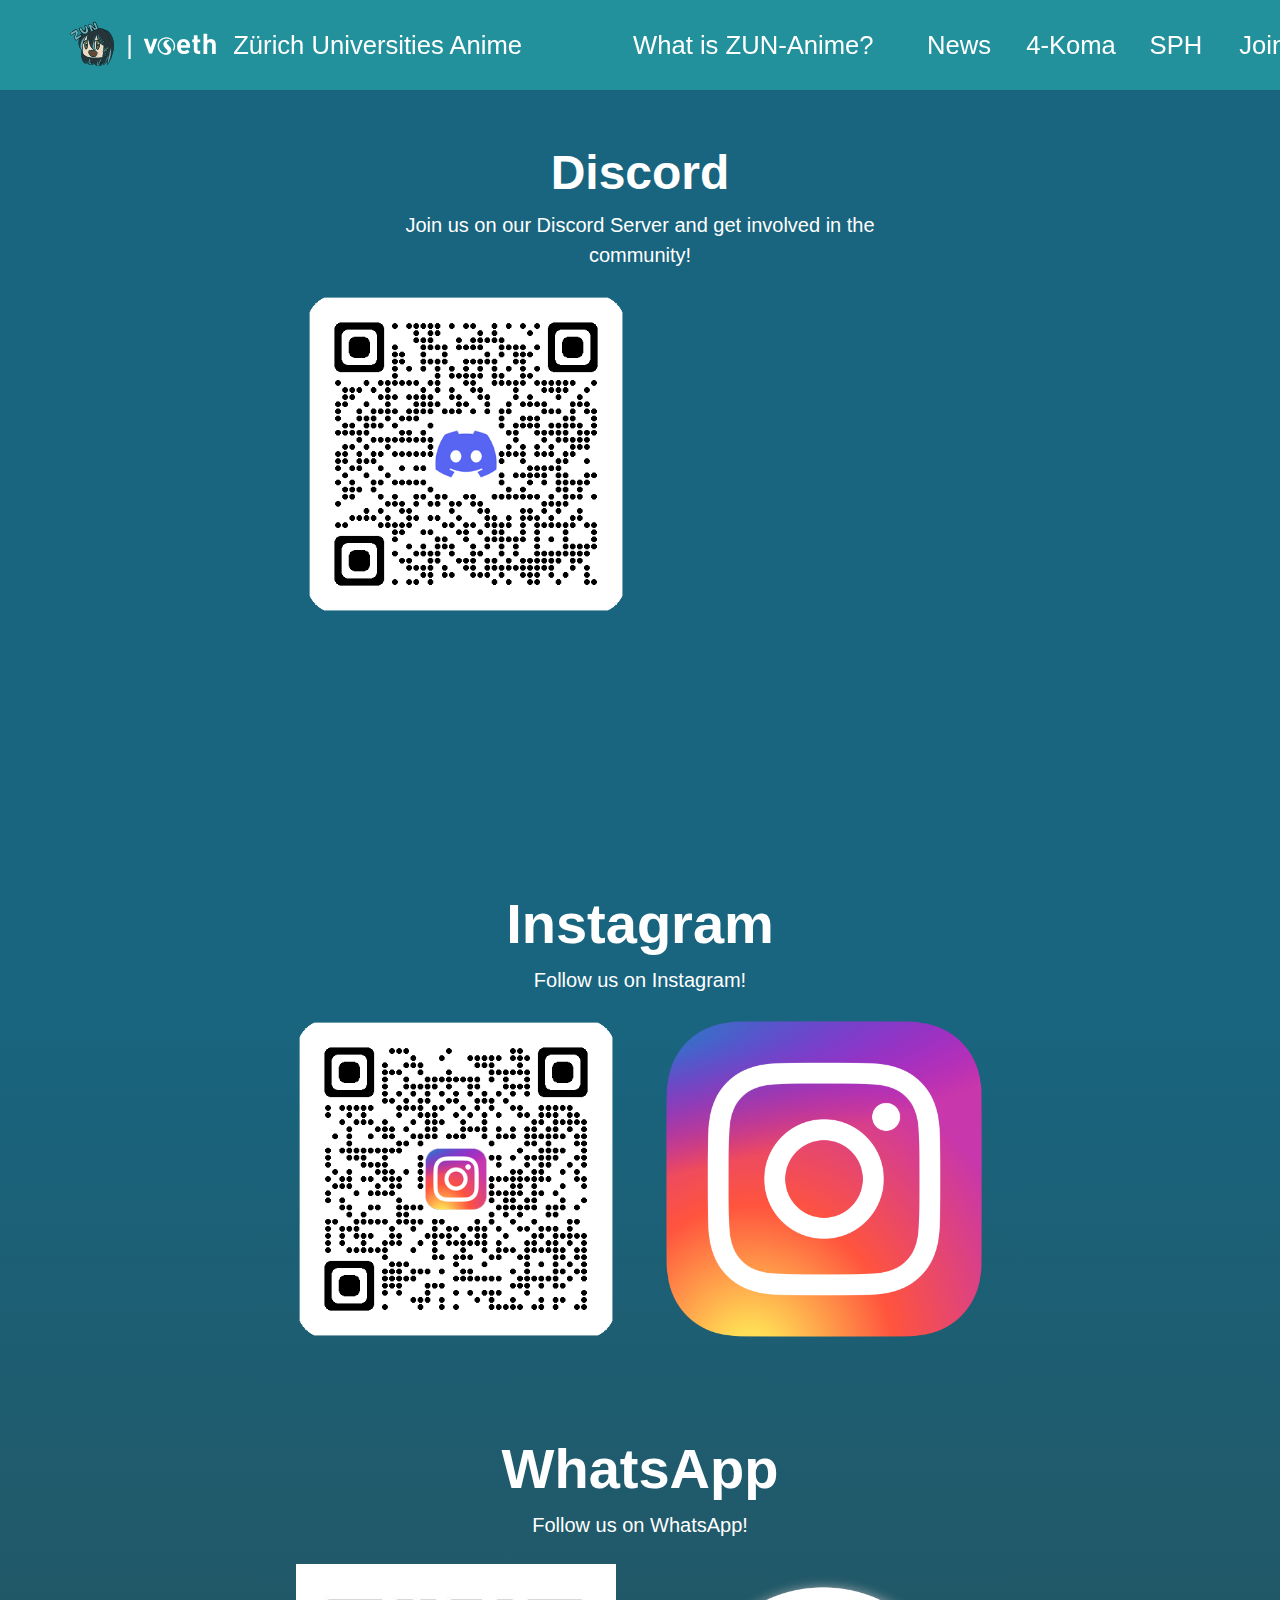
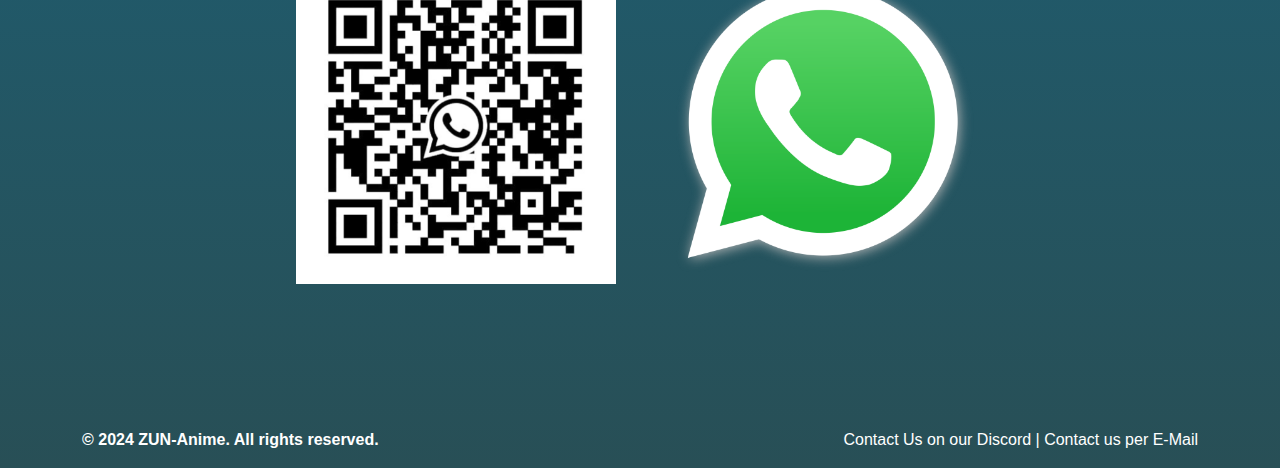
<file: join-us.html>
<!DOCTYPE html>
<html lang="en">
<head>
    <!-- Latest compiled and minified CSS -->
    <link href="https://cdn.jsdelivr.net/npm/bootstrap@5.3.2/dist/css/bootstrap.min.css" rel="stylesheet">
    <meta name="viewport" content="width=device-width, initial-scale=0.4, maximum-scale=0.4, user-scalable=no">
    <!-- Latest compiled JavaScript -->
    <meta name="description" content="Get in touch with ZUN-Anime, the anime club at ETH Zurich and UZH. Contact us for questions about membership, events, or collaborations with the Zurich anime community.">
    <meta name="keywords" content="ZUN-Anime contact, ETH anime club contact, UZH anime contact, anime club Zurich contact, anime events ETH Zurich, Japanese culture Zurich contact, anime society Zurich contact, ETH anime association contact, Zurich university anime club, contact ZUN anime ETH, anime fans Zurich contact, anime screenings Zurich contact, ETH UZH anime club contact">
    <meta name="author" content="ZUN Anime Association ETH Zurich">

    
    
    <meta charset="utf-8">
    <title></title>
    <link href="css/styles.css" rel="stylesheet" />
</head>
<body class="bg-body-gradient">
  <nav class="navbar navbar-expand-xl navbar-light bg-navbar-transparency fixed-top">
    <div class="container-fluid d-flex align-items-center justify-content-between">
      <a class="navbar-brand text-white fs-2 d-flex align-items-center" href="index.html">
        <img src="images/icon_1080x1080.svg" alt="ZUN-Anime" style="height:4rem;" class="me-2">
        |
        <img src="images/vseth_Logo_weiss.svg" alt="Second Image" style="height:4rem;" class="me-2">
        Zürich Universities Anime
      </a>
        <button class="navbar-toggler" type="button" data-bs-toggle="collapse" data-bs-target="#navbarNav" aria-controls="navbarNav" aria-expanded="false" aria-label="Toggle navigation">
            <span class="navbar-toggler-icon navbar-dark"></span>
        </button>
        <div class="collapse navbar-collapse justify-content-end" id="navbarNav">
          <ul class="navbar-nav">
              <li class="nav-item">
                  <a class="nav-link text-white fs-2" href="about-us.html">What is ZUN-Anime?</a>
              </li>
              <li class="nav-item">
                <a class="nav-link text-white fs-2" href="announcements.html">News</a>
              </li>
              <li class="nav-item">
                  <a class="nav-link text-white fs-2" href="4-koma.html">4-Koma</a>
              </li>
              <li class="nav-item">
                <a class="nav-link text-white fs-2" href="sph.html">SPH</a>
              </li>
              <li class="nav-item dropdown">
                <a class="nav-link dropdown-toggle text-white fs-2" href="#" role="button" data-bs-toggle="dropdown">Join Us!</a>
                <ul class="dropdown-menu dropdown-menu-end bg-dark">
                      <li><a class="dropdown-item text-white fs-2" href="join-us.html">Follow us on Social Media</a></li>
                      <li><a class="dropdown-item text-white fs-2" href="https://discord.gg/QHxAS48KPp">Join the Community on Discord!</a></li>
                      <li><a class="dropdown-item text-white fs-2" href="https://www.instagram.com/zun.anime/">Visit us on Instagram</a></li>
                </ul>
              </li>
          </ul>
        </div>
    </div>
  </nav>

  <main class="text-white container">
    <div class="px-4 py-5 my-5 text-center">
      <h1 class="display-5 pt-5 fw-bold">Discord</h1>
      <div class="col-lg-6 mx-auto">
        <p class="lead mb-4">Join us on our Discord Server and get involved in the community!</p>
        <div class="d-grid gap-5 d-sm-flex justify-content-sm-center widget ">
            <a href="https://discord.gg/QHxAS48KPp">
                <img src="images/qr_discord.png" style="object-fit: contain;">
            </a>

            <iframe src="https://discord.com/widget?id=1027258308903571526&theme=dark" width="350" height="500" allowtransparency="true" frameborder="0" sandbox="allow-popups allow-popups-to-escape-sandbox allow-same-origin allow-scripts"></iframe>
        </div>
    </div>
  
    <div class="b-example-divider"></div>
  
    <div class="px-4 pt-5 my-5 text-center">
      <h1 class="display-4 fw-bold">Instagram</h1>
      <div class="col-lg-6 mx-auto">
        <p class="lead mb-4">Follow us on Instagram!</p>
        <div class="d-grid gap-5 d-sm-flex justify-content-sm-center widget ">
            <a href=https://www.instagram.com/zun.anime/">
                <img src="images/qr_instagram.png" style="object-fit: contain;">
            </a>
            <a href="https://www.instagram.com/zun.anime/">
                <img src="images/instagram_logo.webp" style="object-fit:contain">
            </a>
        </div>
      </div>
    </div>  
    <div class="b-example-divider mb-0"></div>
    <div class="px-4 pt-5 my-5 text-center">
      <h1 class="display-4 fw-bold">WhatsApp</h1>
      <div class="col-lg-6 mx-auto">
        <p class="lead mb-4">Follow us on WhatsApp!</p>
        <div class="d-grid gap-5 d-sm-flex justify-content-sm-center widget ">
            <a href="https://chat.whatsapp.com/CApobr7uLba21JRiH7og6I">
                <img src="images/whatsapp_qr.png" style="object-fit:contain;">
            </a>
            <a href="https://chat.whatsapp.com/CApobr7uLba21JRiH7og6I">
                <img src="images/WhatsApp.png" style="object-fit:contain">
            </a>
        </div>
      </div>
    </div> 
  </main>
  <footer class="text-white">
    <div class="container">
      <div class="row">
          <div class="col-lg-6">
              <p>&copy; 2024 ZUN-Anime. All rights reserved.</p>
          </div>
          <div class="col-lg-6">
              <ul class="list-unstyled d-flex justify-content-end mb-0">
                  <li><a class="text-white text-decoration-none" href="https://discord.gg/QHxAS48KPp">Contact Us on our Discord </a></li>
                  &nbsp;|&nbsp;
                  <li><a class = "text-white text-decoration-none" href="mailto:zun.animes@gmail.com"> Contact us per E-Mail</a></li>
              </ul>
          </div>
      </div>
  </div>
  </footer>
<script src="https://code.jquery.com/jquery-3.6.0.min.js"></script>
<script src="https://cdn.jsdelivr.net/npm/bootstrap@5.3.2/dist/js/bootstrap.bundle.min.js"></script>
</body>
</html>
</file>
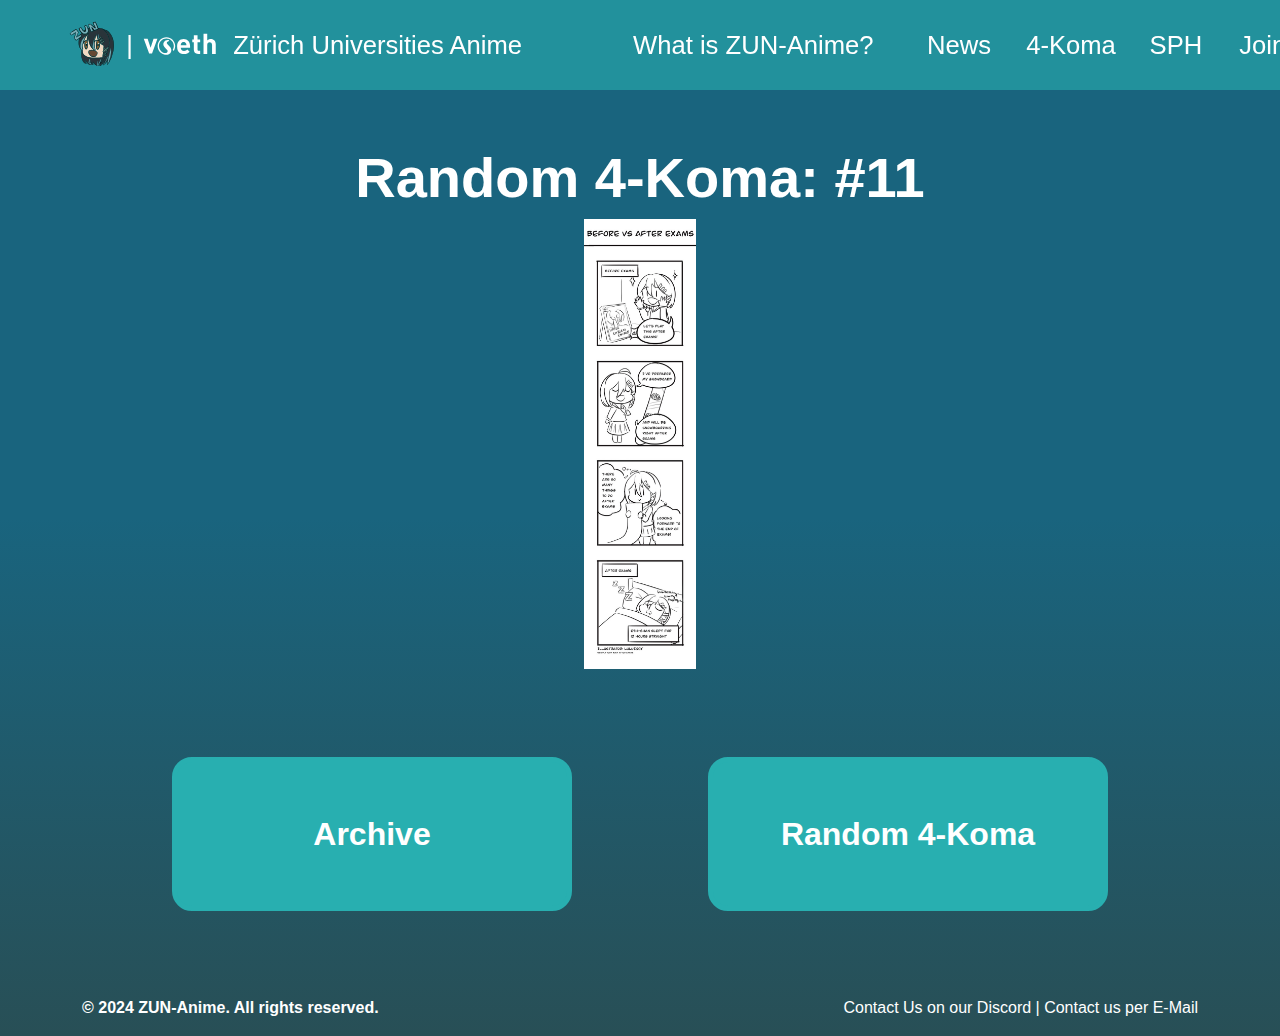
<file: random-4-koma.html>
<!DOCTYPE html>
<html lang="en">
<head>
    <link href="https://cdn.jsdelivr.net/npm/bootstrap@5.3.2/dist/css/bootstrap.min.css" rel="stylesheet">  
    <meta charset="utf-8">
    <meta name="viewport" content="width=device-width, initial-scale=0.4, maximum-scale=0.4, user-scalable=no">
    <title></title>
    <link href="css/styles.css" rel="stylesheet" />
</head>
<body class="bg-body-gradient">
  <nav class="navbar navbar-expand-xl navbar-light bg-navbar-transparency fixed-top">
    <div class="container-fluid d-flex align-items-center justify-content-between">
      <a class="navbar-brand text-white fs-2 d-flex align-items-center" href="index.html">
        <img src="images/icon_1080x1080.svg" alt="ZUN-Anime" style="height:4rem;" class="me-2">
        |
        <img src="images/vseth_Logo_weiss.svg" alt="Second Image" style="height:4rem;" class="me-2">
        Zürich Universities Anime
      </a>
        <button class="navbar-toggler" type="button" data-bs-toggle="collapse" data-bs-target="#navbarNav" aria-controls="navbarNav" aria-expanded="false" aria-label="Toggle navigation">
            <span class="navbar-toggler-icon navbar-dark"></span>
        </button>
        <div class="collapse navbar-collapse justify-content-end" id="navbarNav">
          <ul class="navbar-nav">
              <li class="nav-item">
                  <a class="nav-link text-white fs-2" href="about-us.html">What is ZUN-Anime?</a>
              </li>
              <li class="nav-item">
                <a class="nav-link text-white fs-2" href="announcements.html">News</a>
              </li>
              <li class="nav-item">
                  <a class="nav-link text-white fs-2" href="4-koma.html">4-Koma</a>
              </li>
              <li class="nav-item">
                <a class="nav-link text-white fs-2" href="sph.html">SPH</a>
              </li>
              <li class="nav-item dropdown">
                <a class="nav-link dropdown-toggle text-white fs-2" href="#" role="button" data-bs-toggle="dropdown">Join Us!</a>
                <ul class="dropdown-menu dropdown-menu-end bg-dark">
                      <li><a class="dropdown-item text-white fs-2" href="join-us.html">Follow us on Social Media</a></li>
                      <li><a class="dropdown-item text-white fs-2" href="https://discord.gg/QHxAS48KPp">Join the Community on Discord!</a></li>
                      <li><a class="dropdown-item text-white fs-2" href="https://www.instagram.com/zun.anime/">Visit us on Instagram</a></li>
                </ul>
              </li>
          </ul>
        </div>
    </div>
  </nav>

    <main class="text-white">
        <div class="px-4 pt-5 my-5 text-center full-height">
            <h1 id="randomNumber" class=" pt-5 display-4 fw-bold"></h1>
            <div class="random-4-koma">
                <div class="thumbnail-container">
                    <div class="thumbnail">
                <img id="randomImage" style="object-fit: contain; height: 50vh;">
                    </div>
                </div>
            </div>
            <div class="col-lg-6 mx-auto">
              <p class="lead mb-4"></p>
              <div class="d-grid gap-2 d-sm-flex justify-content-sm-center mb-5">
                <a class="btn btn-mainpage btn-lg px-4 gap-3 text-white align-middle" style="text-decoration: none; color: white; display: block;" href="4-koma.html">Archive</a>
                <input id="clickMe" class="btn btn-mainpage btn-lg px-4 text-white" type="button" value="Random 4-Koma" onclick="doFunction();" />
              </div>  
            </div>
            <div class="modal">
                <span class="close">&times;</span>
                <img class="modal-content" id="enlarged-image">
            </div>
        </div>  
    <div class="b-example-divider"></div>
    </main>
    <footer class="text-white">
        <div class="container">
          <div class="row">
              <div class="col-lg-6">
                  <p>&copy; 2024 ZUN-Anime. All rights reserved.</p>
              </div>
              <div class="col-lg-6">
              <ul class="list-unstyled d-flex justify-content-end mb-0">
                  <li><a class="text-white text-decoration-none" href="https://discord.gg/QHxAS48KPp">Contact Us on our Discord </a></li>
                  &nbsp;|&nbsp;
                  <li><a class = "text-white text-decoration-none" href="mailto:zun.animes@gmail.com"> Contact us per E-Mail</a></li>
              </ul>
          </div>
          </div>
      </div>
      </footer>



    <script>
        function rndNumber()
        {
            // Generate a random number between 1 and 4
            var random = Math.floor(Math.random() * 43) + 1;
            var randomNumber = '#' + random;
        
            // Set the source of the image using the random number
            var imageElement = document.getElementById('randomImage');
            imageElement.src = 'images/4Koma/4-koma' + random + '.jpeg';
        
            // Display the random number with a '#' sign below the "Random 4-Koma" header
            var numberElement = document.getElementById('randomNumber');
            numberElement.textContent = 'Random 4-Koma: ' + randomNumber;
        }
        rndNumber()

        document.getElementById("clickMe").onclick = rndNumber;

        document.addEventListener("DOMContentLoaded", function () {
            const thumbnails = document.querySelectorAll('.thumbnail');
            const modal = document.querySelector('.modal');
            const modalImage = document.querySelector('#enlarged-image');
            const closeModal = document.querySelector('.close');
          
            thumbnails.forEach(thumbnail => {
              thumbnail.addEventListener('click', () => {
                const imageSrc = thumbnail.querySelector('img').src;
                modalImage.src = imageSrc;
                modal.style.display = 'block';
              });
            });
          
            closeModal.addEventListener('click', () => {
              resetZoom(); // Call the resetZoom function when closing the modal
              modal.style.display = 'none';
            });
          
            window.addEventListener('click', (event) => {
              if (event.target === modal || event.target === modalImage) {
                resetZoom(); // Call the resetZoom function when clicking outside the image
                modal.style.display = 'none';
              }
            });
          
            modalImage.addEventListener('wheel', (event) => {
              event.preventDefault();
              const scaleDelta = 0.5;
              const scaleFactor = event.deltaY > 0 ? 1 - scaleDelta : 1 + scaleDelta;
              
              // Calculate the cursor position relative to the modal image
              const boundingRect = modalImage.getBoundingClientRect();
              const cursorY = event.clientY - boundingRect.top;
              
              // Calculate the scale change based on the cursor position
              const scaleChange = 1 + (scaleFactor - 1) * cursorY / modalImage.clientHeight;
          
              // Adjust the transformation origin based on the cursor position
              modalImage.style.transformOrigin = `50% ${cursorY}px`;
              
              modalImage.style.transform = `scale(${scaleChange})`;
            });
          
            function resetZoom() {
              modalImage.style.transform = 'scale(1)'; // Reset the scale when closing or clicking outside the modal
            }
          });
    </script>
<script src="https://code.jquery.com/jquery-3.6.0.min.js"></script>
<script src="https://cdn.jsdelivr.net/npm/bootstrap@5.3.2/dist/js/bootstrap.bundle.min.js"></script>
</body>
</html>
</file>
<file: css/styles.css>
body {
    min-height: 100vh;
    font-family:Verdana, Tahoma, sans-serif;
}

p{
    font-weight: bold;
}

.container-text{
    padding-bottom: 1rem;
}

.bg-navbar-transparency {
    background: rgba(40, 175, 176, 0.6);
    backdrop-filter: blur(6px);
  }

.bg-body-gradient{
    background: rgb(2,1,25);
    background: linear-gradient(0deg, #284F56 0%, #19647E 50%, #19647E 100%);
}

.blocksatz{
    margin: auto;
	text-align: justify;
    text-align-last: center;
    
    width: 50vw;

}

.text-off-white {
    color: #f8f9faaf;
}


.btn-mainpage{
    position: relative;
    overflow: hidden;
    min-width: 25rem;
    padding: 1.5em 0;
    text-align: center;
    margin: 2em 2em;
    border-radius: 20px;
    font-size: 2em;
    font-weight: bold;
    border: 5px solid #28AFB0;
    background: #28AFB0;
}

.btn-mainpage:hover{
    background: rgba(255,255,255,0.1);
    scale: 105%;
}

.fs-2{
    scale: 0.8;
}

.btn-mainpage:active{
    border: 5px solid rgb(15, 49, 42);
    background: rgb(15, 49, 42);
}

.navbar-nav .nav-link {
    white-space: nowrap;
}

.navbar-brand:hover{
    scale: 103%;
}

.nav-item:hover{
    scale: 103%;
}

.full-height{
    height: 100vh;
    align-items: center;
}

.image-container {
    display: flex;
    flex-direction: column;
    align-items: center;
    justify-content: center;
    height: 75vh;
    margin-top: -5rem;
}
.row {
    display: flex;
    flex-wrap: wrap;
    align-self: center;
  }
  
  .column {
    flex: 33%;
    max-width: 33%;
  }
  
  .column img {
    margin-top: 8px;
    vertical-align: middle;
    width: 100%;
  }

  .thumbnail-container {
    position: flex;
    box-sizing: border-box;
    overflow: hidden; /* Hide overflowing content within the container */
}

.thumbnail {
    cursor: pointer;
    transition: transform 0.2s;
    max-width: 100%; /* Ensure images don't exceed the width of their container */
    max-height: 100%; /* Ensure images maintain their aspect ratio */
}

.thumbnail img {
    max-width: 100%; /* Ensure images don't exceed the width of their container */
    max-height: 100%; /* Ensure images maintain their aspect ratio */
}

.thumbnail:hover {
    transform: scale(1.1);
}

/* Style the modal */
.modal {
    overflow: hidden;
    display: none;
    position: fixed;
    z-index: 15;
    padding-top: 5vh; /* Padding as a percentage of viewport height */
    left: 0;
    top: 0;
    width: 100%;
    height: 100%;
    background-color: rgba(0,0,0,0.5);
}
#enlarged-image {
    /* Set initial transition values for smooth zoom */
    transition: transform 0.5s ease-in-out;
    max-width: 100%;
    max-height: 100%;
    display: block;
    margin: auto;
  }

.modal-content {
    object-fit: contain;
    margin: auto;
    display: block;
    max-width: 50vw; /* Set maximum width as a percentage of viewport width */
    max-height: 80vh; /* Set maximum height as a percentage of viewport height */
    background-color: #00000000;
    border-color: #00000000;
}

.close {
    position: absolute;
    top: 15px;
    right: 20px;
    font-size: 2em;
    font-weight: bold;
    color: #000000;
    cursor: pointer;
}

.close:hover,
.close:focus {
    color: #363636;
    text-decoration: none;
    cursor: pointer;
}


.widget
{
    display: flex;
    justify-content: space-between;
    max-width: 50%;
    margin-left: auto;
    margin-right: auto;
}
.widget  img
{
    height: 20rem;
    width: 20rem;
}
.widget  img:hover
{
    transform: scale(1.1);
}

.custom-modal {
    border-radius: 10%;
    text-align: center;
    align-items: center;
    display: none;
    position: fixed;
    bottom: 10px;
    right: 10px;
    z-index: 1;
    padding: 10px;
    background: rgba(33, 112, 128, 0.8);
    box-shadow: 0 0 10px rgba(0, 0, 0, 0.274);
    opacity: 0;
    transform: translateY(20px);
    transition: opacity 0.5s ease-in-out, transform 0.5s ease-in-out;
    border-radius: 10px;
}

.modal-image {
    position: fixed;
    bottom: 10px;
    width: 7.5%;
    height: auto;
    border-radius: 10px;
    opacity: 0;
    transition: opacity 0.5s ease-in-out;
}

.modal-image:hover {
    scale: 1.05;
}

.modal-image.show {
    opacity: 1;
}

.event-image{
    overflow: hidden;
}

.card{  
    background: rgba(25, 100, 126, 0.0);
    border: white;
}

.event-item{
    margin-bottom: 1rem;
    background: rgba(255, 255, 255, 0.1);
    backdrop-filter: blur(6px);
    border: rgba(25, 100, 126, 0.0);
    border-radius: 2rem;  
}

.event-entry{
    padding: 0.5rem;
}

.event-button{
    position: relative;
    overflow: hidden;
    font-weight: bold;
    border: none;
    background: #28AFB0;
}

.event-button:hover{
    background: rgba(255,255,255,0.1);
    scale: 101%;
}

.vl {
    border-left: 1rem white;
    height: 10rem;
    position: absolute;
  }
</file>
